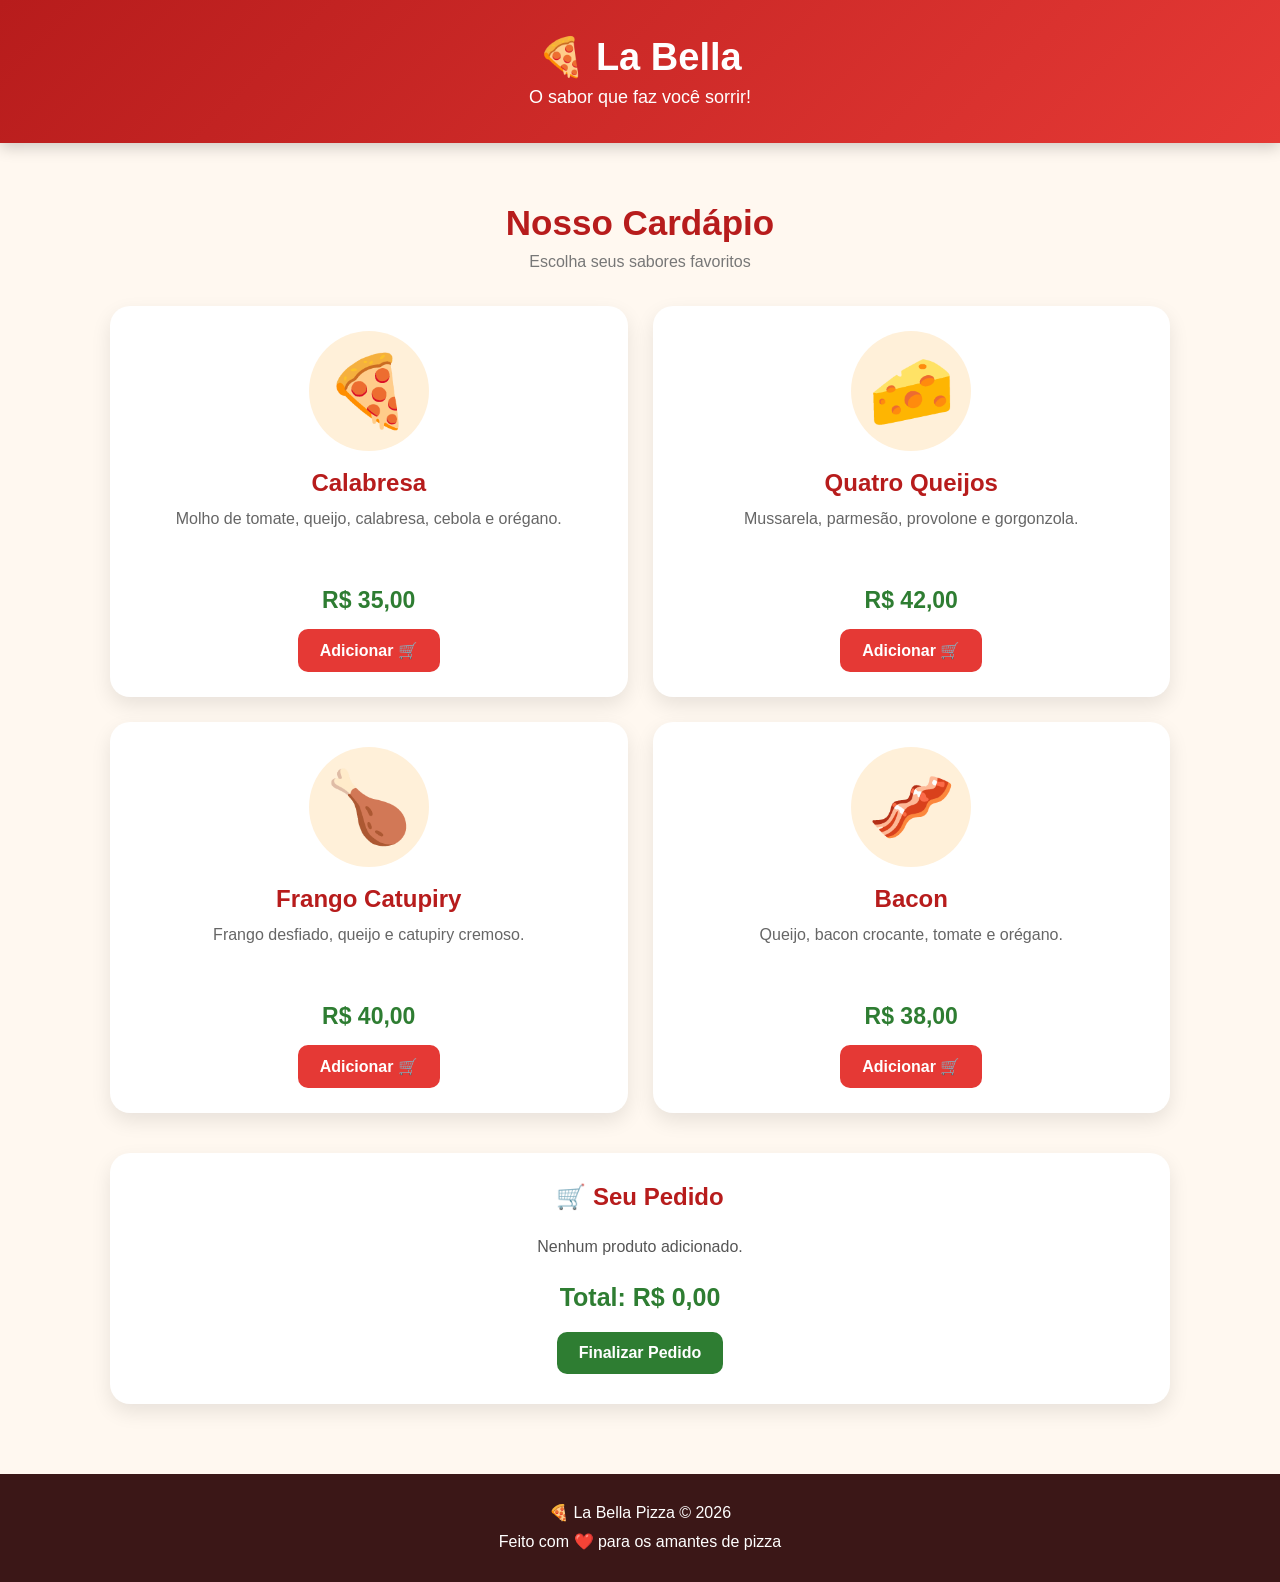
<file: 23.09/index.html>
<!DOCTYPE html>
<html lang="pt-BR">

<head>
    <meta charset="UTF-8">
    <meta name="viewport" content="width=device-width, initial-scale=1.0">

    <title>La Bella Pizza</title>

    <link rel="stylesheet" href="estilo.css">
    <script src="script.js" defer></script>
</head>

<body>

    <header>
        <div class="logo">🍕 La Bella</div>
        <p>O sabor que faz você sorrir!</p>
    </header>

    <main>

        <h1>Nosso Cardápio</h1>
        <p class="subtitulo">Escolha seus sabores favoritos</p>

        <section class="cardapio">

            <div class="produto">
                <div class="imagem">🍕</div>

                <h2>Calabresa</h2>

                <p>
                    Molho de tomate, queijo, calabresa,
                    cebola e orégano.
                </p>

                <span>R$ 35,00</span>

                <button onclick="adicionar('Calabresa', 35)">
                    Adicionar 🛒
                </button>
            </div>


            <div class="produto">
                <div class="imagem">🧀</div>

                <h2>Quatro Queijos</h2>

                <p>
                    Mussarela, parmesão, provolone
                    e gorgonzola.
                </p>

                <span>R$ 42,00</span>

                <button onclick="adicionar('Quatro Queijos', 42)">
                    Adicionar 🛒
                </button>
            </div>


            <div class="produto">
                <div class="imagem">🍗</div>

                <h2>Frango Catupiry</h2>

                <p>
                    Frango desfiado, queijo e
                    catupiry cremoso.
                </p>

                <span>R$ 40,00</span>

                <button onclick="adicionar('Frango Catupiry', 40)">
                    Adicionar 🛒
                </button>
            </div>


            <div class="produto">
                <div class="imagem">🥓</div>

                <h2>Bacon</h2>

                <p>
                    Queijo, bacon crocante,
                    tomate e orégano.
                </p>

                <span>R$ 38,00</span>

                <button onclick="adicionar('Bacon', 38)">
                    Adicionar 🛒
                </button>
            </div>

        </section>


        <section class="carrinho">

            <h2>🛒 Seu Pedido</h2>

            <div id="pedido">
                Nenhum produto adicionado.
            </div>

            <h3 id="total">
                Total: R$ 0,00
            </h3>

            <button class="finalizar" onclick="finalizarPedido()">
                Finalizar Pedido
            </button>

        </section>

    </main>


    <footer>
        <p>🍕 La Bella Pizza © 2026</p>
        <p>Feito com ❤️ para os amantes de pizza</p>
    </footer>

</body>

</html>
</file>
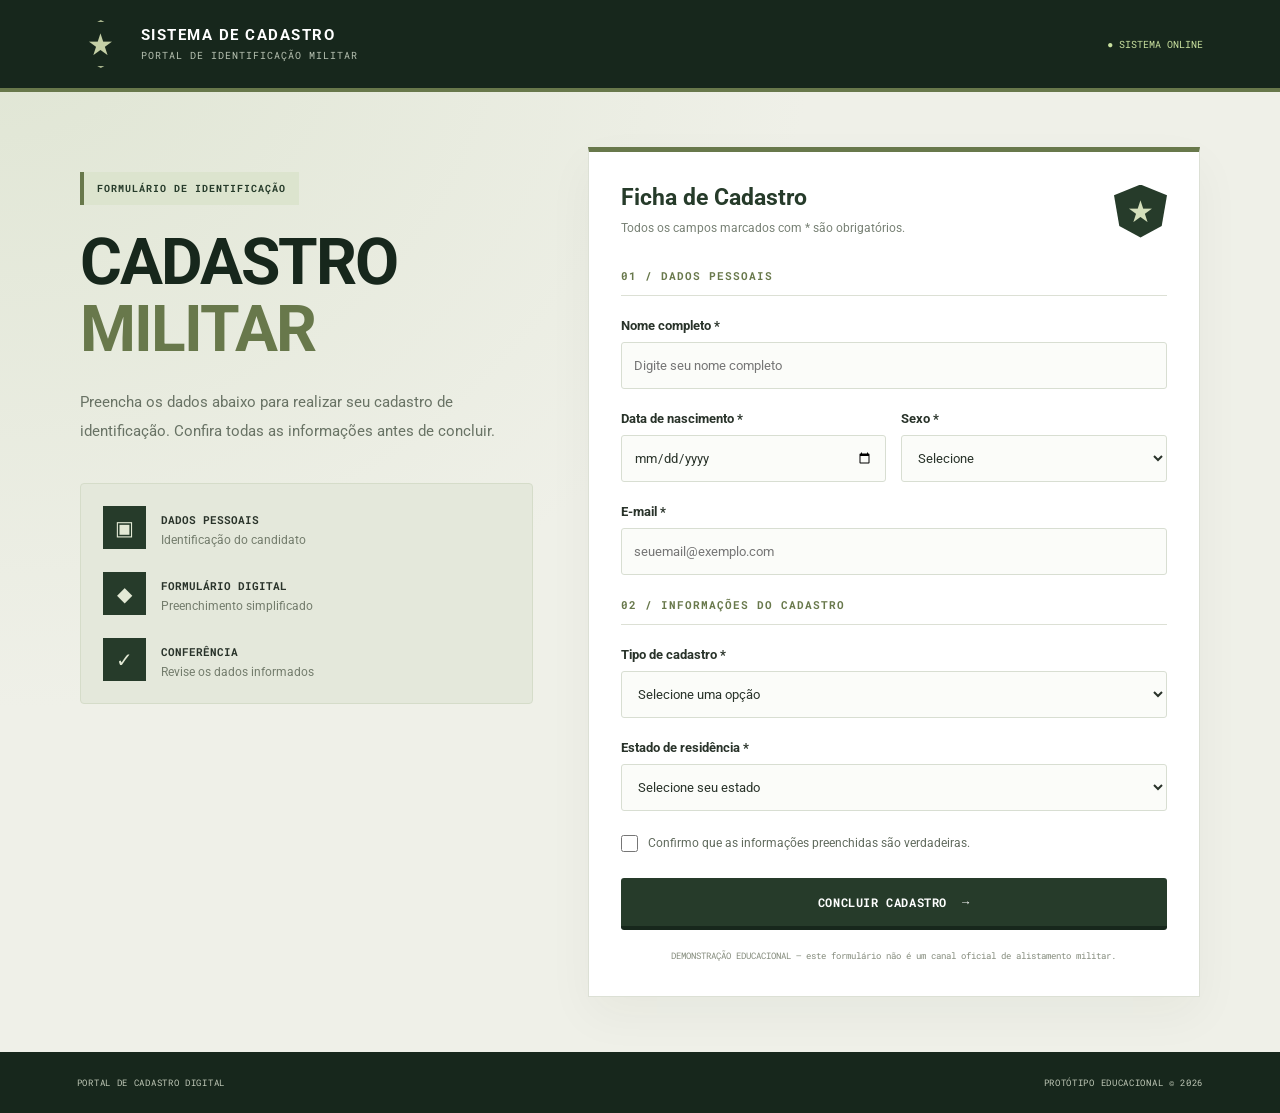
<file: aula 28_10/index.html>
<!DOCTYPE html>
<html lang="pt-BR">
<head>
    <meta charset="UTF-8">
    <meta name="viewport" content="width=device-width, initial-scale=1.0">
    <title>Cadastro Militar</title>
    <link rel="stylesheet" href="estilo.css">
    <script src="script.js" defer></script>
</head>
<body>

    <header class="cabecalho">
        <div class="simbolo">★</div>
        <div>
            <h2>SISTEMA DE CADASTRO</h2>
            <p>PORTAL DE IDENTIFICAÇÃO MILITAR</p>
        </div>
        <span class="status">● SISTEMA ONLINE</span>
    </header>

    <main class="container">

        <section class="introducao">
            <span class="etiqueta">FORMULÁRIO DE IDENTIFICAÇÃO</span>
            <h1>CADASTRO<br><span>MILITAR</span></h1>
            <p>
                Preencha os dados abaixo para realizar seu cadastro
                de identificação. Confira todas as informações antes
                de concluir.
            </p>

            <div class="painel-info">
                <div class="info-item">
                    <span class="info-icone">▣</span>
                    <div>
                        <strong>DADOS PESSOAIS</strong>
                        <p>Identificação do candidato</p>
                    </div>
                </div>

                <div class="info-item">
                    <span class="info-icone">◆</span>
                    <div>
                        <strong>FORMULÁRIO DIGITAL</strong>
                        <p>Preenchimento simplificado</p>
                    </div>
                </div>

                <div class="info-item">
                    <span class="info-icone">✓</span>
                    <div>
                        <strong>CONFERÊNCIA</strong>
                        <p>Revise os dados informados</p>
                    </div>
                </div>
            </div>
        </section>

        <section class="formulario-card">
            <div class="formulario-topo">
                <div>
                    <h2>Ficha de Cadastro</h2>
                    <p>Todos os campos marcados com * são obrigatórios.</p>
                </div>
                <div class="brasao">★</div>
            </div>

            <form id="formulario">

                <h3 class="secao-titulo">01 / DADOS PESSOAIS</h3>

                <div class="campo">
                    <label for="nome">Nome completo *</label>
                    <input
                        type="text"
                        id="nome"
                        name="nome"
                        placeholder="Digite seu nome completo"
                        minlength="3"
                        maxlength="120"
                        autocomplete="name"
                        required
                    >
                </div>

                <div class="linha">
                    <div class="campo">
                        <label for="nascimento">Data de nascimento *</label>
                        <input
                            type="date"
                            id="nascimento"
                            name="nascimento"
                            required
                        >
                    </div>

                    <div class="campo">
                        <label for="sexo">Sexo *</label>
                        <select id="sexo" name="sexo" required>
                            <option value="">Selecione</option>
                            <option value="Masculino">Masculino</option>
                            <option value="Feminino">Feminino</option>
                            <option value="Não informado">Prefiro não informar</option>
                        </select>
                    </div>
                </div>

                <div class="campo">
                    <label for="email">E-mail *</label>
                    <input
                        type="email"
                        id="email"
                        name="email"
                        placeholder="seuemail@exemplo.com"
                        autocomplete="email"
                        required
                    >
                </div>

                <h3 class="secao-titulo">02 / INFORMAÇÕES DO CADASTRO</h3>

                <div class="campo">
                    <label for="documento">Tipo de cadastro *</label>
                    <select id="documento" name="documento" required>
                        <option value="">Selecione uma opção</option>
                        <option value="Alistamento militar">Alistamento militar</option>
                        <option value="Reserva">Reserva</option>
                        <option value="Incorporação">Incorporação</option>
                        <option value="Outro">Outro</option>
                    </select>
                </div>

                <div class="campo">
                    <label for="estado">Estado de residência *</label>
                    <select id="estado" name="estado" required>
                        <option value="">Selecione seu estado</option>
                        <option>Acre</option>
                        <option>Alagoas</option>
                        <option>Amapá</option>
                        <option>Amazonas</option>
                        <option>Bahia</option>
                        <option>Ceará</option>
                        <option>Distrito Federal</option>
                        <option>Espírito Santo</option>
                        <option>Goiás</option>
                        <option>Maranhão</option>
                        <option>Mato Grosso</option>
                        <option>Mato Grosso do Sul</option>
                        <option>Minas Gerais</option>
                        <option>Pará</option>
                        <option>Paraíba</option>
                        <option>Paraná</option>
                        <option>Pernambuco</option>
                        <option>Piauí</option>
                        <option>Rio de Janeiro</option>
                        <option>Rio Grande do Norte</option>
                        <option>Rio Grande do Sul</option>
                        <option>Rondônia</option>
                        <option>Roraima</option>
                        <option>Santa Catarina</option>
                        <option>São Paulo</option>
                        <option>Sergipe</option>
                        <option>Tocantins</option>
                    </select>
                </div>

                <label class="termo">
                    <input type="checkbox" id="confirmacao" required>
                    <span>Confirmo que as informações preenchidas são verdadeiras.</span>
                </label>

                <button type="submit">
                    CONCLUIR CADASTRO <span>→</span>
                </button>

                <p class="aviso">
                    DEMONSTRAÇÃO EDUCACIONAL — este formulário não é
                    um canal oficial de alistamento militar.
                </p>
            </form>

            <div id="resultado" class="resultado" role="status"
                aria-live="polite" hidden></div>
        </section>
    </main>

    <footer>
        <span>PORTAL DE CADASTRO DIGITAL</span>
        <span>PROTÓTIPO EDUCACIONAL © 2026</span>
    </footer>

</body>
</html>
</file>
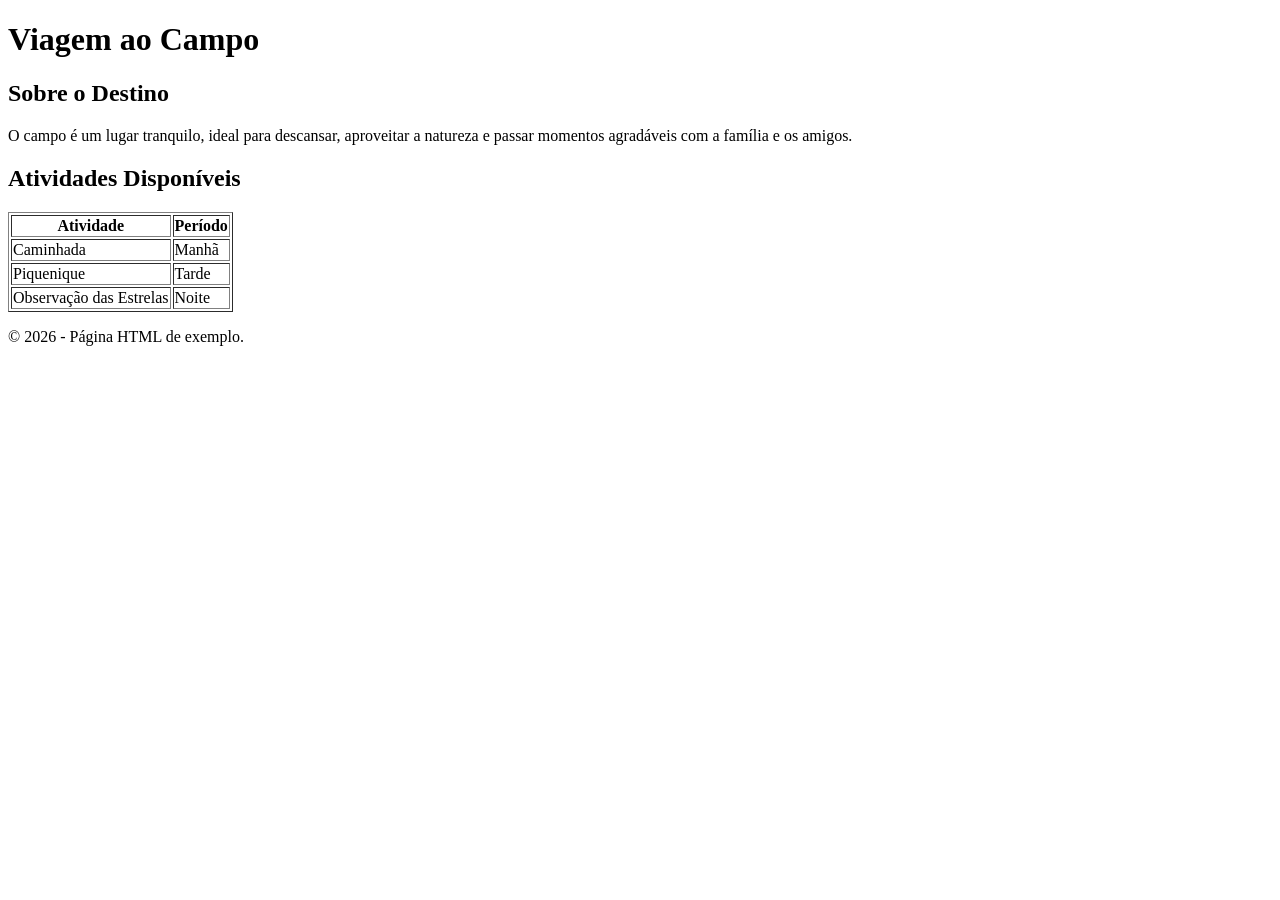
<file: aula.01/Untitled-1.html>
<!DOCTYPE html>
<html lang="pt-BR">
<head>
    <meta charset="UTF-8">
    <meta name="viewport" content="width=device-width, initial-scale=1.0">
    <title>Viagem ao Campo</title>
</head>
<body>

    <header>
        <h1>Viagem ao Campo</h1>
    </header>

    <main>
        <h2>Sobre o Destino</h2>

        <p>
            O campo é um lugar tranquilo, ideal para descansar, aproveitar a natureza
            e passar momentos agradáveis com a família e os amigos.
        </p>

        <h2>Atividades Disponíveis</h2>

        <table border="1">
            <tr>
                <th>Atividade</th>
                <th>Período</th>
            </tr>
            <tr>
                <td>Caminhada</td>
                <td>Manhã</td>
            </tr>
            <tr>
                <td>Piquenique</td>
                <td>Tarde</td>
            </tr>
            <tr>
                <td>Observação das Estrelas</td>
                <td>Noite</td>
            </tr>
        </table>
    </main>

    <footer>
        <p>&copy; 2026 - Página HTML de exemplo.</p>
    </footer>

</body>
</html>
</file>
<file: 23.09/estilo.css>
* {
    margin: 0;
    padding: 0;
    box-sizing: border-box;
}

body {
    font-family: Arial, sans-serif;
    background: #fff8f0;
    color: #333;
}

/* CABEÇALHO */

header {
    background: linear-gradient(135deg, #b71c1c, #e53935);
    color: white;
    text-align: center;
    padding: 35px 20px;
    box-shadow: 0 4px 15px #0003;
}

.logo {
    font-size: 38px;
    font-weight: bold;
}

header p {
    margin-top: 8px;
    font-size: 18px;
}


/* CONTEÚDO */

main {
    max-width: 1100px;
    margin: 40px auto;
    padding: 20px;
}

main > h1 {
    text-align: center;
    color: #b71c1c;
    font-size: 35px;
}

.subtitulo {
    text-align: center;
    color: #777;
    margin: 10px 0 35px;
}


/* CARDS */

.cardapio {
    display: grid;
    grid-template-columns: repeat(2, 1fr);
    gap: 25px;
}

.produto {
    background: white;
    padding: 25px;
    border-radius: 20px;
    text-align: center;

    box-shadow: 0 8px 20px #00000018;

    transition: 0.3s;
}

.produto:hover {
    transform: translateY(-8px);
    box-shadow: 0 15px 30px #00000025;
}


/* EMOJI DA PIZZA */

.imagem {
    font-size: 70px;
    background: #fff0d9;
    width: 120px;
    height: 120px;

    display: flex;
    align-items: center;
    justify-content: center;

    border-radius: 50%;
    margin: auto;
}

.produto h2 {
    color: #b71c1c;
    margin: 18px 0 10px;
}

.produto p {
    color: #666;
    line-height: 1.5;
    min-height: 65px;
}

.produto span {
    display: block;
    color: #2e7d32;
    font-size: 23px;
    font-weight: bold;
    margin: 15px;
}


/* BOTÕES */

button {
    border: none;
    background: #e53935;
    color: white;

    padding: 12px 22px;

    border-radius: 10px;

    font-size: 16px;
    font-weight: bold;

    cursor: pointer;

    transition: 0.3s;
}

button:hover {
    background: #b71c1c;
    transform: scale(1.05);
}


/* CARRINHO */

.carrinho {
    background: white;

    margin-top: 40px;
    padding: 30px;

    border-radius: 20px;

    box-shadow: 0 8px 20px #00000018;

    text-align: center;
}

.carrinho h2 {
    color: #b71c1c;
    margin-bottom: 20px;
}

#pedido {
    color: #555;
    line-height: 2;
    margin-bottom: 15px;
}

#total {
    color: #2e7d32;
    font-size: 25px;
    margin: 20px;
}

.finalizar {
    background: #2e7d32;
}

.finalizar:hover {
    background: #1b5e20;
}


/* RODAPÉ */

footer {
    background: #3b1717;
    color: white;
    text-align: center;

    padding: 25px;
    margin-top: 50px;

    line-height: 1.8;
}


/* CELULAR */

@media (max-width: 700px) {

    .cardapio {
        grid-template-columns: 1fr;
    }

    .logo {
        font-size: 30px;
    }

    main > h1 {
        font-size: 28px;
    }
}
</file>
<file: aula 28_10/estilo.css>
@import url('https://fonts.googleapis.com/css2?family=Roboto+Mono:wght@400;500;700&family=Roboto:wght@400;500;700;900&display=swap');

:root {
    --verde: #263b2a;
    --verde-escuro: #17271c;
    --oliva: #68784b;
    --oliva-claro: #e9eddf;
    --fundo: #eff0e8;
    --texto: #29332a;
    --cinza: #778074;
    --borda: #dce0d5;
    --branco: #ffffff;
}

* {
    margin: 0;
    padding: 0;
    box-sizing: border-box;
}

body {
    min-height: 100vh;
    color: var(--texto);
    font-family: 'Roboto', Arial, sans-serif;
    background:
        radial-gradient(ellipse at top left, #dfe5d3, transparent 45%),
        var(--fundo);
}

/* Cabeçalho */

.cabecalho {
    min-height: 90px;
    padding: 20px 6%;
    background: var(--verde-escuro);
    color: white;
    display: flex;
    align-items: center;
    gap: 16px;
    border-bottom: 4px solid var(--oliva);
}

.simbolo {
    width: 48px;
    height: 48px;
    display: grid;
    place-items: center;
    border: 2px solid #a9b58d;
    color: #c5d0a6;
    font-size: 30px;
    clip-path: polygon(50% 0%, 95% 25%, 85% 80%, 50% 100%, 15% 80%, 5% 25%);
}

.cabecalho h2 {
    font-size: 15px;
    letter-spacing: 1.5px;
}

.cabecalho p {
    margin-top: 5px;
    font-family: 'Roboto Mono', monospace;
    font-size: 10px;
    color: #b7c2b2;
    letter-spacing: 1px;
}

.status {
    margin-left: auto;
    color: #c8df9e;
    font-family: 'Roboto Mono', monospace;
    font-size: 10px;
    white-space: nowrap;
}

/* Layout */

.container {
    width: min(1120px, 90%);
    margin: 55px auto;
    display: grid;
    grid-template-columns: 0.85fr 1.15fr;
    align-items: start;
    gap: 55px;
}

.introducao {
    padding-top: 25px;
}

.etiqueta {
    display: inline-block;
    background: #dce4ce;
    color: var(--verde);
    border-left: 4px solid var(--oliva);
    padding: 10px 13px;
    font-family: 'Roboto Mono', monospace;
    font-size: 10px;
    font-weight: 700;
    letter-spacing: 1px;
}

h1 {
    font-size: clamp(42px, 5vw, 68px);
    line-height: 1.04;
    letter-spacing: -2px;
    margin: 25px 0;
    color: var(--verde-escuro);
}

h1 span {
    color: var(--oliva);
}

.introducao > p {
    max-width: 420px;
    color: #697365;
    font-size: 15px;
    line-height: 1.9;
}

/* Informações laterais */

.painel-info {
    margin-top: 38px;
    padding: 22px;
    background: #e4e8db;
    border: 1px solid #d5dcc9;
    border-radius: 4px;
}

.info-item {
    display: flex;
    align-items: center;
    gap: 15px;
}

.info-item + .info-item {
    margin-top: 23px;
}

.info-icone {
    width: 43px;
    height: 43px;
    flex-shrink: 0;
    display: grid;
    place-items: center;
    background: var(--verde);
    color: #e3e9d5;
    font-size: 20px;
}

.info-item strong {
    font-family: 'Roboto Mono', monospace;
    font-size: 11px;
}

.info-item p {
    color: #737c6c;
    font-size: 12px;
    margin-top: 5px;
}

/* Formulário */

.formulario-card {
    background: var(--branco);
    border: 1px solid var(--borda);
    border-top: 5px solid var(--oliva);
    box-shadow: 0 18px 45px #2436220b;
    padding: 32px;
}

.formulario-topo {
    display: flex;
    justify-content: space-between;
    align-items: center;
    gap: 12px;
    margin-bottom: 30px;
}

.formulario-topo h2 {
    font-size: 23px;
    color: var(--verde);
}

.formulario-topo p {
    color: var(--cinza);
    font-size: 12px;
    line-height: 1.6;
    margin-top: 8px;
}

.brasao {
    width: 53px;
    height: 53px;
    flex-shrink: 0;
    display: grid;
    place-items: center;
    background: var(--verde);
    color: #d4dfbb;
    font-size: 30px;
    clip-path: polygon(50% 0%, 100% 20%, 90% 78%, 50% 100%, 10% 78%, 0% 20%);
}

.secao-titulo {
    color: var(--oliva);
    font-family: 'Roboto Mono', monospace;
    font-size: 11px;
    letter-spacing: 1px;
    padding-bottom: 12px;
    margin-bottom: 22px;
    border-bottom: 1px solid var(--borda);
}

.campo {
    margin-bottom: 22px;
}

.campo label {
    display: block;
    font-size: 13px;
    font-weight: 700;
    margin-bottom: 9px;
}

input:not([type="checkbox"]),
select {
    width: 100%;
    min-height: 47px;
    padding: 12px;
    color: var(--texto);
    background: #fbfcf9;
    border: 1px solid #d8ded2;
    border-radius: 3px;
    outline: none;
    font-family: inherit;
    font-size: 13px;
    transition: 0.2s;
}

input:focus,
select:focus {
    border-color: var(--oliva);
    box-shadow: 0 0 0 3px #68784b1b;
}

.linha {
    display: grid;
    grid-template-columns: 1fr 1fr;
    gap: 15px;
}

/* Confirmação */

.termo {
    display: flex;
    align-items: flex-start;
    gap: 10px;
    color: #606a5d;
    font-size: 12px;
    line-height: 1.7;
    margin: 8px 0 24px;
    cursor: pointer;
}

.termo input {
    width: 17px;
    height: 17px;
    flex-shrink: 0;
    margin-top: 2px;
    accent-color: var(--verde);
}

/* Botão */

button {
    width: 100%;
    min-height: 52px;
    padding: 15px;
    display: flex;
    justify-content: center;
    align-items: center;
    gap: 15px;
    background: var(--verde);
    color: white;
    border: none;
    border-bottom: 4px solid var(--verde-escuro);
    border-radius: 3px;
    font-family: 'Roboto Mono', monospace;
    font-size: 12px;
    font-weight: 700;
    letter-spacing: 0.6px;
    cursor: pointer;
    transition: 0.2s;
}

button:hover {
    background: #40583b;
    transform: translateY(-1px);
}

button:active {
    transform: translateY(1px);
}

.aviso {
    margin-top: 18px;
    color: #858c7d;
    font-family: 'Roboto Mono', monospace;
    font-size: 9px;
    line-height: 1.8;
    text-align: center;
}

/* Resultado */

.resultado {
    margin-top: 22px;
    padding: 20px;
    background: #eef4e6;
    color: var(--verde);
    border: 1px solid #c9d8b7;
    line-height: 1.8;
    overflow-wrap: anywhere;
}

.resultado h3 {
    margin-bottom: 10px;
}

.resultado p {
    font-size: 13px;
    margin-top: 6px;
}

.resultado[hidden] {
    display: none;
}

/* Rodapé */

footer {
    padding: 25px 6%;
    background: var(--verde-escuro);
    color: #c0c9b8;
    display: flex;
    justify-content: space-between;
    flex-wrap: wrap;
    gap: 12px;
    font-family: 'Roboto Mono', monospace;
    font-size: 9px;
    letter-spacing: 0.7px;
}

/* Responsividade */

@media (max-width: 850px) {
    .container {
        grid-template-columns: 1fr;
        gap: 30px;
        max-width: 600px;
        margin: 30px auto 45px;
    }

    .introducao {
        padding-top: 0;
    }

    h1 {
        font-size: 52px;
    }

    .painel-info {
        margin-top: 25px;
    }
}

@media (max-width: 480px) {
    .cabecalho {
        padding: 17px 5%;
        gap: 10px;
    }

    .simbolo {
        width: 39px;
        height: 39px;
        font-size: 23px;
    }

    .cabecalho h2 {
        font-size: 11px;
    }

    .cabecalho p {
        font-size: 8px;
    }

    .status {
        font-size: 8px;
    }

    .container {
        width: 92%;
    }

    h1 {
        font-size: 44px;
    }

    .formulario-card {
        padding: 22px 17px;
    }

    .formulario-topo h2 {
        font-size: 20px;
    }

    .linha {
        grid-template-columns: 1fr;
        gap: 0;
    }

    footer {
        flex-direction: column;
        text-align: center;
    }
}
</file>
